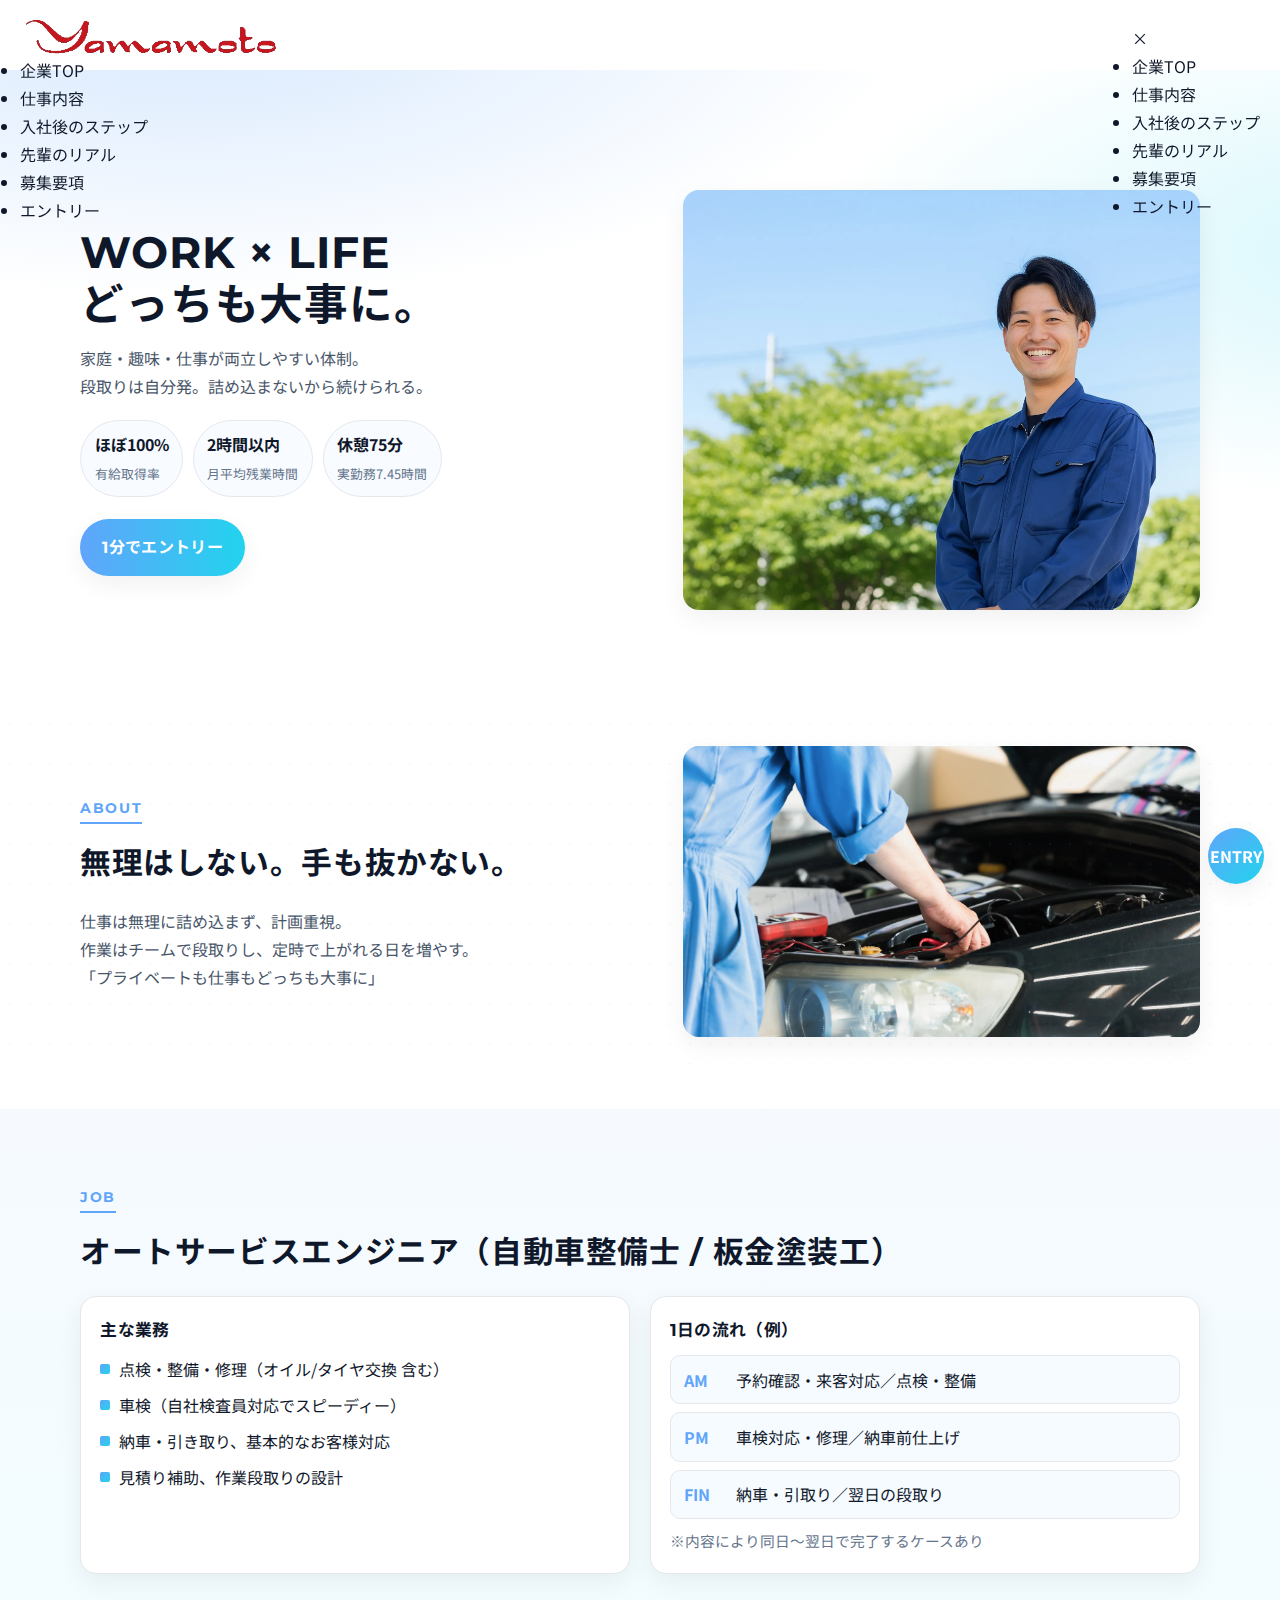
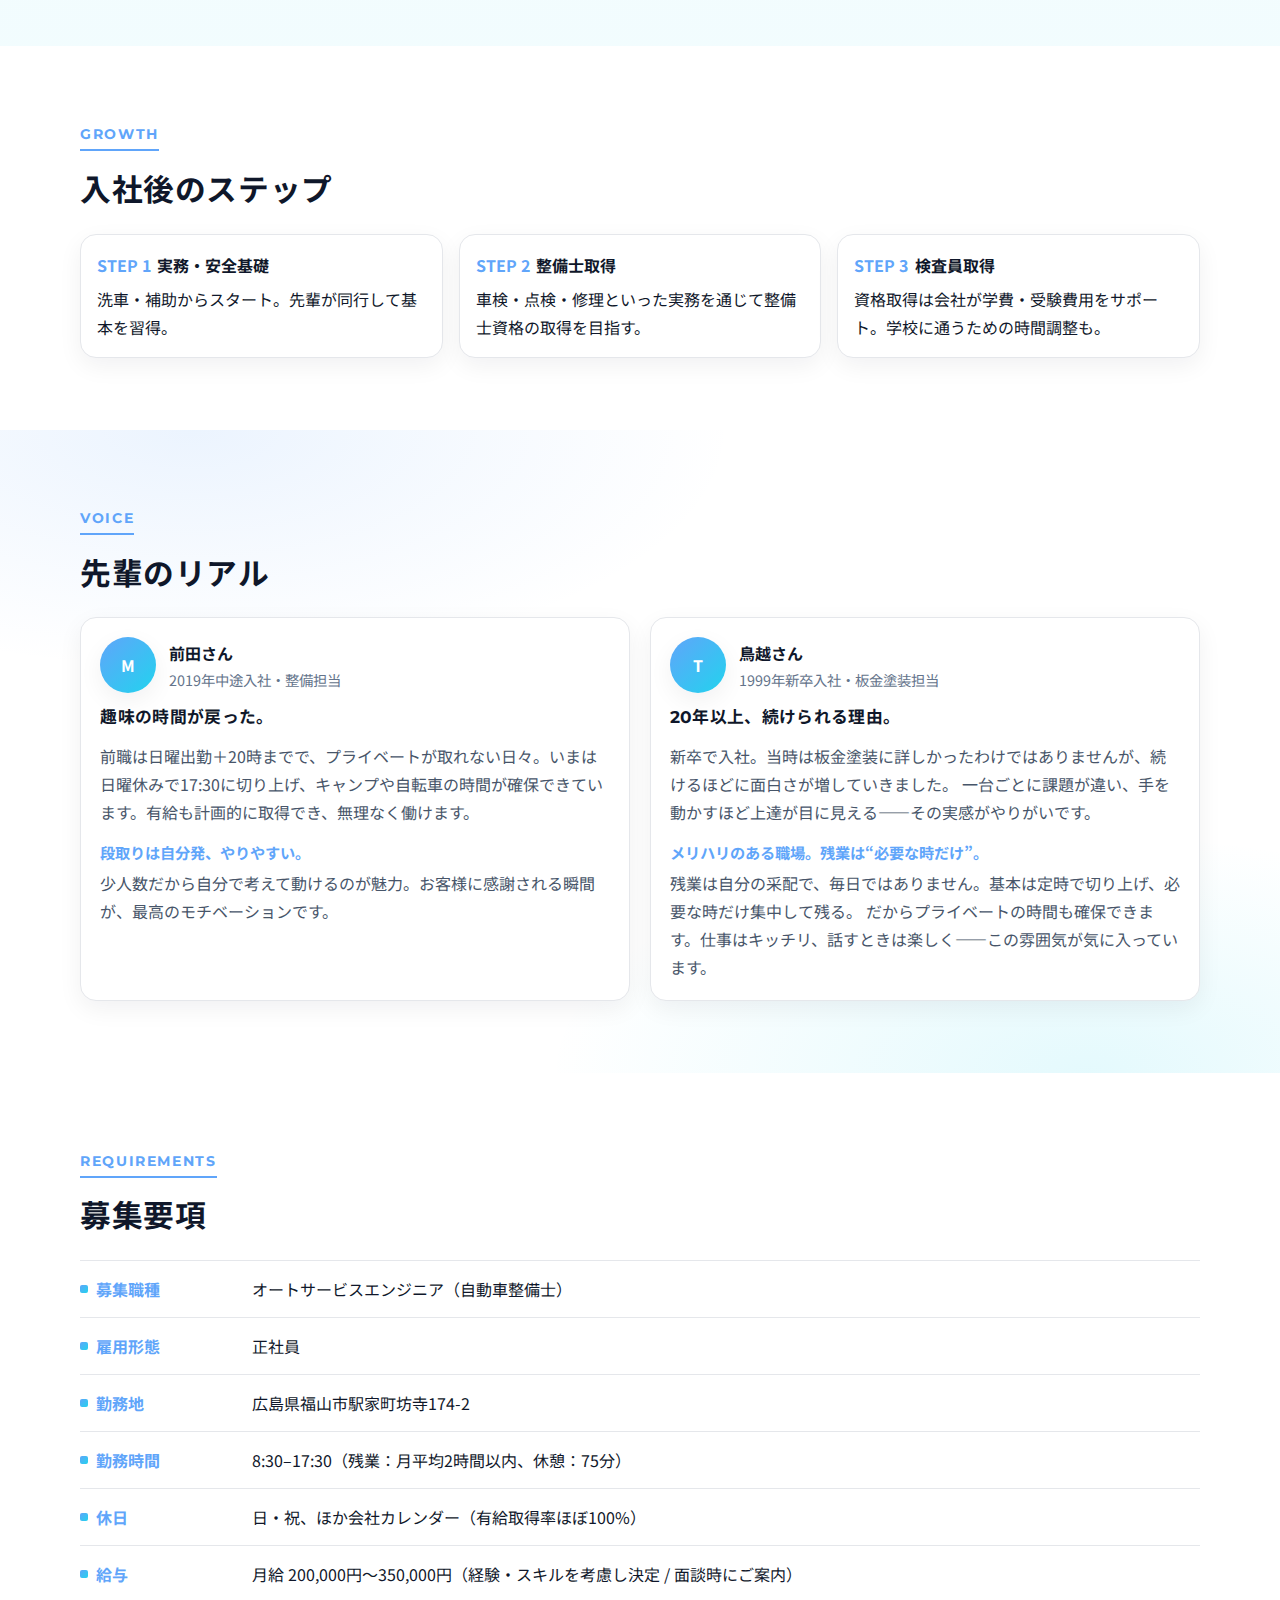
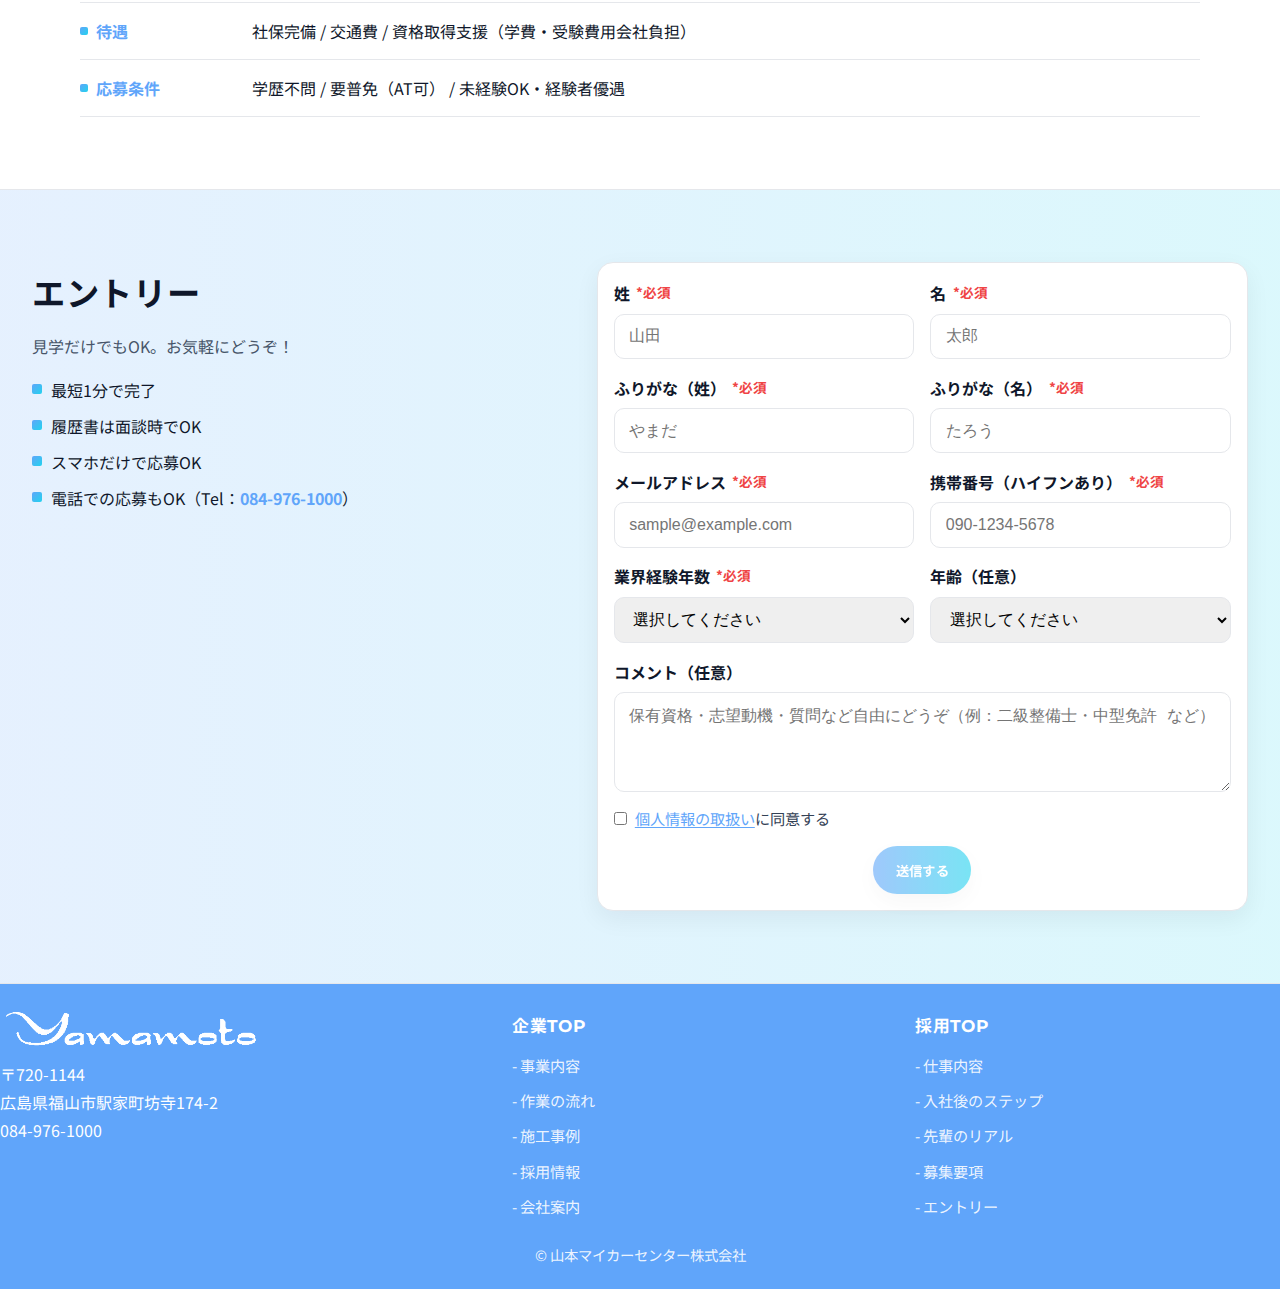
<file: recruit.html>
<!DOCTYPE html>
<html lang="ja">
<head>
  <meta charset="UTF-8" />
  <meta name="viewport" content="width=device-width, initial-scale=1" />
  <meta name="description" content="山本マイカーセンター株式会社（広島県福山市）の採用情報ページ。自動車整備士・板金塗装工を募集。未経験OK・経験者優遇、残業ほぼなし、有給取得率ほぼ100%、資格取得支援あり。プライベートを大切にできる職場です。">
  <title>整備士・板金塗装工の求人｜山本マイカーセンター株式会社（広島県福山市）</title>

  <script type="application/ld+json">
  {
    "@context": "https://schema.org",
    "@type": "JobPosting",
    "title": "オートサービスエンジニア（自動車整備士 / 板金塗装工）",
    "description": "点検・整備・修理、車検対応、納車・引取、見積り補助など。残業ほぼなし・有給取得率ほぼ100%・資格取得支援あり。未経験OK・経験者優遇。",
    "url": "https://mycarcenter.netlify.app/recruit",
    "hiringOrganization": {
      "@type": "Organization",
      "name": "山本マイカーセンター株式会社",
      "sameAs": "https://mycarcenter.netlify.app/",
      "logo": "https://mycarcenter.netlify.app/image/Logo.webp"
    },
    "employmentType": "FULL_TIME",
    "jobLocation": {
      "@type": "Place",
      "address": {
        "@type": "PostalAddress",
        "postalCode": "720-1144",
        "addressRegion": "広島県",
        "addressLocality": "福山市駅家町坊寺",
        "streetAddress": "174-2"
      }
    },
    "applicantLocationRequirements": {
      "@type": "Country",
      "name": "JP"
    },
    "workHours": "8:30–17:30（休憩75分）",
    "directApply": true,
    "baseSalary": {
      "@type": "MonetaryAmount",
      "currency": "JPY",
      "value": {
        "@type": "QuantitativeValue",
        "minValue": 200000,
        "maxValue": 350000,
        "unitText": "MONTH"
      }
    },
    "jobBenefits": "社会保険完備, 資格取得支援, 有給取得率ほぼ100%, 残業ほぼなし",
    "identifier": {
      "@type": "PropertyValue",
      "name": "山本マイカーセンター株式会社",
      "value": "auto-service-engineer-1"
    },
    "datePosted": "2025-08-20",
    "validThrough": "2025-12-31T23:59"
  }
  </script>

  <link rel="icon" href="image/favicon.svg" type="image/svg+xml">
  <link rel="icon" href="image/favicon.ico" sizes="any">

  <!-- Fonts -->
  <link href="https://fonts.googleapis.com/css2?family=Montserrat:wght@600;700&family=Noto+Sans+JP:wght@400;500;700&display=swap" rel="stylesheet" />
  <!-- Styles -->
  <link rel="stylesheet" href="styles.css" />
  <link rel="stylesheet" href="recruit.css" />
  <script defer src="script.js"></script>
</head>
<body>

<header class="site-header">
  <div class="header-inner">
    <a href="index.html#hero" class="logo logo--edge">
      <img src="image/Logo.webp" alt="山本マイカーセンターのロゴ" />
    </a>
    <nav class="nav-desktop nav-desktop--edge" aria-label="グローバルナビゲーション">
      <ul>
        <li><a href="index.html">企業TOP</a></li>
        <li><a href="recruit.html#job">仕事内容</a></li>
        <li><a href="recruit.html#growth">入社後のステップ</a></li>
        <li><a href="recruit.html#voice">先輩のリアル</a></li>
        <li><a href="recruit.html#requirements">募集要項</a></li>
        <li><a href="recruit.html#entry">エントリー</a></li>
      </ul>
    </nav>
    <div class="hamburger hamburger--edge" id="hamburger">
      <span></span><span></span><span></span>
    </div>
  </div>

  <!-- モバイルメニュー -->
  <nav class="nav-mobile" id="nav-mobile" aria-label="モバイルメニュー">
    <div class="close-menu" id="close-menu">&times;</div>
    <ul>
        <li><a href="index.html">企業TOP</a></li>
        <li><a href="recruit.html#job">仕事内容</a></li>
        <li><a href="recruit.html#growth">入社後のステップ</a></li>
        <li><a href="recruit.html#voice">先輩のリアル</a></li>
        <li><a href="recruit.html#requirements">募集要項</a></li>
        <li><a href="recruit.html#entry">エントリー</a></li>
    </ul>
  </nav>
</header>

<main>
  <!-- HERO -->
  <section class="rg-hero" id="top" aria-labelledby="hero-title">
    <div class="rg-container rg-hero__inner">
      <div class="rg-hero__copy">
        <h1 class="rg-hero__title" id="hero-title">
          WORK × LIFE<br>どっちも大事に。
        </h1>
        <p class="rg-hero__lead">
          家庭・趣味・仕事が両立しやすい体制。<br>段取りは自分発。詰め込まないから続けられる。
        </p>

        <ul class="rg-facts">
          <li class="rg-fact"><span>ほぼ100%</span><small>有給取得率</small></li>
          <li class="rg-fact"><span>2時間以内</span><small>月平均残業時間</small></li>
          <li class="rg-fact"><span>休憩75分</span><small>実勤務7.45時間</small></li>
        </ul>

        <a href="#entry" class="rg-btn rg-btn--grad">1分でエントリー</a>
      </div>

      <div class="rg-hero__ph">
        <img src="image/recruit_hero.webp" alt="採用ヒーロー写真">
      </div>
    </div>
  </section>

  <!-- ABOUT（仕事の考え方・雰囲気） -->
  <section class="rg-section rg-skin--dots" id="about">
    <div class="rg-container rg-grid-2">
      <div>
        <h2 class="rg-sec__eyebrow">ABOUT</h2>
        <h3 class="rg-sec__title">無理はしない。手も抜かない。</h3>
        <p class="rg-sec__text">
          仕事は無理に詰め込まず、計画重視。<br>
          作業はチームで段取りし、定時で上がれる日を増やす。<br>
          「プライベートも仕事もどっちも大事に」
        </p>
      </div>
      <div class="rg-ph rg-ph--16x9">
        <img src="image/recruit_1.webp" alt="作業風景の写真" class="rg-ph__img">
      </div>
    </div>
  </section>

  <!-- JOB（仕事内容） -->
  <section class="rg-section rg-skin--slab" id="job">
    <div class="rg-container">
      <h2 class="rg-sec__eyebrow">JOB</h2>
      <h3 class="rg-sec__title">オートサービスエンジニア（自動車整備士 / 板金塗装工）</h3>

      <div class="rg-cards rg-cards--2">
        <article class="rg-card">
          <h4 class="rg-card__title">主な業務</h4>
          <ul class="rg-list--ticks">
            <li>点検・整備・修理（オイル/タイヤ交換 含む）</li>
            <li>車検（自社検査員対応でスピーディー）</li>
            <li>納車・引き取り、基本的なお客様対応</li>
            <li>見積り補助、作業段取りの設計</li>
          </ul>
        </article>

        <article class="rg-card">
          <h4 class="rg-card__title">1日の流れ（例）</h4>
          <ol class="rg-flow">
            <li><span>AM</span> 予約確認・来客対応／点検・整備</li>
            <li><span>PM</span> 車検対応・修理／納車前仕上げ</li>
            <li><span>FIN</span> 納車・引取り／翌日の段取り</li>
          </ol>
          <p class="rg-note">※内容により同日〜翌日で完了するケースあり</p>
        </article>
      </div>
    </div>
  </section>

  <!-- GROWTH（成長・資格支援） -->
  <section class="rg-section" id="growth">
    <div class="rg-container">
      <h2 class="rg-sec__eyebrow">GROWTH</h2>
      <h3 class="rg-sec__title">入社後のステップ</h3>

      <div class="rg-steps">
        <div class="rg-step">
          <div class="rg-step__head"><span>STEP 1</span>実務・安全基礎</div>
          <p>洗車・補助からスタート。先輩が同行して基本を習得。</p>
        </div>
        <div class="rg-step">
          <div class="rg-step__head"><span>STEP 2</span>整備士取得</div>
          <p>車検・点検・修理といった実務を通じて整備士資格の取得を目指す。</p>
        </div>
        <div class="rg-step">
          <div class="rg-step__head"><span>STEP 3</span>検査員取得</div>
          <p>資格取得は会社が学費・受験費用をサポート。学校に通うための時間調整も。</p>
        </div>
      </div>
    </div>
  </section>

  <!-- VOICES（先輩のリアル） -->
  <section id="voices" class="rg-section rg-section--voices">
    <div class="rg-container">
      <h2 class="rg-sec__eyebrow">VOICE</h2>
      <h3 class="rg-sec__title">先輩のリアル</h3>

      <div class="rg-cards rg-cards--2 rg-voices">
        <!-- 前田さん -->
        <article class="rg-card rg-card--voice">
          <div class="rg-voice__head">
            <!-- 写真が無いので頭文字アバター（後で<img>に差し替え可） -->
            <div class="rg-avatar" aria-hidden="true">M</div>
            <div class="rg-voice__meta">
              <span class="rg-name">前田さん</span>
              <span class="rg-role">2019年中途入社・整備担当</span>
            </div>
          </div>
          <h4 class="rg-card__title">趣味の時間が戻った。</h4>
          <p class="rg-card__text">
            前職は日曜出勤＋20時までで、プライベートが取れない日々。いまは日曜休みで17:30に切り上げ、キャンプや自転車の時間が確保できています。有給も計画的に取得でき、無理なく働けます。
          </p>
          <h5 class="rg-voice__sub">段取りは自分発、やりやすい。</h5>
          <p class="rg-card__text">
            少人数だから自分で考えて動けるのが魅力。お客様に感謝される瞬間が、最高のモチベーションです。
          </p>
        </article>

        <!-- 鳥越さん -->
        <article class="rg-card rg-card--voice">
          <div class="rg-voice__head">
            <div class="rg-avatar" aria-hidden="true">T</div>
            <div class="rg-voice__meta">
              <span class="rg-name">鳥越さん</span>
              <span class="rg-role">1999年新卒入社・板金塗装担当</span>
            </div>
          </div>
          <h4 class="rg-card__title">20年以上、続けられる理由。</h4>
          <p class="rg-card__text">
            新卒で入社。当時は板金塗装に詳しかったわけではありませんが、続けるほどに面白さが増していきました。
            一台ごとに課題が違い、手を動かすほど上達が目に見える——その実感がやりがいです。
          </p>
          <h5 class="rg-voice__sub">メリハリのある職場。残業は“必要な時だけ”。</h5>
          <p class="rg-card__text">
            残業は自分の采配で、毎日ではありません。基本は定時で切り上げ、必要な時だけ集中して残る。
            だからプライベートの時間も確保できます。仕事はキッチリ、話すときは楽しく——この雰囲気が気に入っています。
          </p>
        </article>
      </div>
    </div>
  </section>

  <!-- REQUIREMENTS（募集要項） -->
  <section id="req" class="rg-section rg-section--req">
    <div class="rg-container">
      <h2 class="rg-sec__eyebrow">REQUIREMENTS</h2>
      <h3 class="rg-sec__title">募集要項</h3>

      <dl class="rg-spec">
        <div><dt>募集職種</dt><dd>オートサービスエンジニア（自動車整備士）</dd></div>
        <div><dt>雇用形態</dt><dd>正社員</dd></div>
        <div><dt>勤務地</dt><dd>広島県福山市駅家町坊寺174-2</dd></div>
        <div><dt>勤務時間</dt><dd>8:30–17:30（残業：月平均2時間以内、休憩：75分）</dd></div>
        <div><dt>休日</dt><dd>日・祝、ほか会社カレンダー（有給取得率ほぼ100%）</dd></div>
        <div><dt>給与</dt><dd>月給 200,000円〜350,000円（経験・スキルを考慮し決定 / 面談時にご案内）</dd></div>
        <div><dt>待遇</dt><dd>社保完備 / 交通費 / 資格取得支援（学費・受験費用会社負担）</dd></div>
        <div><dt>応募条件</dt><dd>学歴不問 / 要普免（AT可） / 未経験OK・経験者優遇</dd></div>
      </dl>
    </div>
  </section>

  <!-- ENTRY（明るいグラデーション） -->
  <section class="rg-entry" id="entry" aria-labelledby="entry-title">
    <div class="rg-container rg-entry__inner">
      <div class="rg-entry__copy">
        <h2 class="rg-entry__title" id="entry-title">エントリー</h2>
        <p class="rg-entry__lead">見学だけでもOK。お気軽にどうぞ！</p>
        <ul class="rg-list--ticks">
          <li>最短1分で完了</li>
          <li>履歴書は面談時でOK</li>
          <li>スマホだけで応募OK</li>
          <li>電話での応募もOK（Tel：<a href="tel:0849761000">084-976-1000</a>）</li>
        </ul>
      </div>
      <p id="entry-result" class="rg-form__note" role="alert" aria-live="polite" style="display:none"></p>

      <form class="rg-form rg-form--grid"
            action="https://script.google.com/macros/s/AKfycbxLb7veXPDvXX_3Zm68HRK8LjAeeyOzMX2nb2UtiGsNi1mmNjlnYw8ezbcl9S0AKi-F/exec"
            method="post"
            target="submitFrame">
        <div class="rg-form__grid">
          <!-- 必須 -->
          <label>
            <span class="label-title">姓 <span class="req-inline">*必須</span></span>
            <input type="text" name="last_name" placeholder="山田" required autocomplete="family-name">
          </label>
          <label>
            <span class="label-title">名 <span class="req-inline">*必須</span></span>
            <input type="text" name="first_name" placeholder="太郎" required autocomplete="given-name">
          </label>

          <label>
            <span class="label-title">ふりがな（姓） <span class="req-inline">*必須</span></span>
            <input type="text" name="kana_last" placeholder="やまだ" required autocomplete="off" pattern="^[ぁ-ゖー\s]+$" title="ひらがなで入力してください">
          </label>
          <label>
            <span class="label-title">ふりがな（名） <span class="req-inline">*必須</span></span>
            <input type="text" name="kana_first" placeholder="たろう" required autocomplete="off" pattern="^[ぁ-ゖー\s]+$" title="ひらがなで入力してください">
          </label>

          <label>
            <span class="label-title">メールアドレス <span class="req-inline">*必須</span></span>
            <input type="email" name="email" placeholder="sample@example.com" required autocomplete="email">
          </label>
          <label>
            <span class="label-title">携帯番号（ハイフンあり） <span class="req-inline">*必須</span></span>
            <input type="tel" name="phone" placeholder="090-1234-5678"
                  required inputmode="tel"
                  pattern="^(070|080|090)-\d{4}-\d{4}$"
                  title="例：090-1234-5678（ハイフンあり）">
          </label>

          <label>
            <span class="label-title">業界経験年数 <span class="req-inline">*必須</span></span>
            <select name="exp_years" required>
              <option value="" selected disabled>選択してください</option>
              <option>未経験</option>
              <option>1年未満</option>
              <option>1〜2年</option>
              <option>3〜5年</option>
              <option>6〜9年</option>
              <option>10年以上</option>
            </select>
          </label>
          <!-- 任意 -->
          <label>
            <span class="label-title">年齢（任意）</span>
            <select name="age" id="age-select">
              <option value="" selected>選択してください</option>
              <!-- JSで 15〜64 を自動追加 -->
            </select>
          </label>

          <!-- コメント：資格・免許の記入例もここで案内 -->
          <label class="span-2">
            <span class="label-title">コメント（任意）</span>
            <textarea name="msg" rows="4" placeholder="保有資格・志望動機・質問など自由にどうぞ（例：二級整備士・中型免許 など）"></textarea>
          </label>
          <input type="text" name="hp" tabindex="-1" autocomplete="off"
                style="position:absolute;left:-9999px" aria-hidden="true">

          <!-- 親ページのオリジン（JSで埋める） -->
          <input type="hidden" name="origin" id="origin-field" value="">
          <div class="span-2 actions">
            <label class="rg-consent">
              <input type="checkbox" id="consent" required>
              <span><a href="#" id="open-privacy" class="rg-link">個人情報の取扱い</a>に同意する</span>
              <span class="error" aria-live="polite">同意が必要です</span>
            </label>

            <button type="submit" class="rg-btn rg-btn--grad" id="submit-btn" disabled>送信する</button>
          </div>
        </div>
      </form>
      <iframe name="submitFrame" id="submitFrame" style="display:none;"></iframe>
    </div>
  </section>
</main>

<footer class="footer">
  <div class="container footer-grid">
    <div class="footer-col">
      <div class="footer-logo">
        <!-- CSS でフィルターをかけ、白く見せる -->
        <img src="image/Logo.webp" alt="山本マイカーセンターのロゴ" class="footer-logo-img" />
      </div>
      <p>
        〒720-1144<br />
        広島県福山市駅家町坊寺174-2
      </p>
      <p><a href="tel:0849761000">084-976-1000</a></p>
    </div>
    <div class="footer-col">
      <h4><a href="index.html">企業TOP</a></h4>
        <ul>
          <li><a href="index.html#service">- 事業内容</a></li>
          <li><a href="index.html#flow">- 作業の流れ</a></li>
          <li><a href="index.html#works">- 施工事例</a></li>
          <li><a href="recruit.html">- 採用情報</a></li>
          <li><a href="index.html#company">- 会社案内</a></li>
        </ul>
      </div>
      <div class="footer-col">
        <h4><a href="recruit.html">採用TOP</a></h4>
        <ul>
          <li><a href="recruit.html#job">- 仕事内容</a></li>
          <li><a href="recruit.html#growth">- 入社後のステップ</a></li>
          <li><a href="recruit.html#voice">- 先輩のリアル</a></li>
          <li><a href="recruit.html#requirements">- 募集要項</a></li>
          <li><a class="footer-cta" href="recruit.html#entry">- エントリー</a></li>
        </ul>
    </div>
  </div>
  <div class="footer-copy">
    &copy; <span id="year"></span> 山本マイカーセンター株式会社
  </div>
</footer>
<!-- 浮遊CTA（常に右下） -->
<a href="#entry" class="rg-fab">ENTRY</a>

<!-- ===== プライバシーポリシー（モーダル） ===== -->
<div id="privacy-modal" class="rg-modal" aria-hidden="true" role="dialog" aria-modal="true">
  <div class="rg-modal__card" role="document">
    <div class="rg-modal__head">
      <h2 class="rg-modal__title">個人情報の取扱い</h2>
      <button class="rg-modal__close" id="close-privacy" aria-label="閉じる">&times;</button>
    </div>
    <div class="rg-modal__body">
      <h3>1. 取得する情報</h3>
      <p>応募フォームでご提供いただく氏名・ふりがな・メールアドレス・電話番号・業界経験年数・年齢（任意）・コメント等。</p>

      <h3>2. 利用目的</h3>
      <ul>
        <li>採用選考および連絡（説明会・面接案内、結果通知、入社手続等）</li>
        <li>将来の採用可否の再検討、応募データの統計的把握</li>
        <li>上記目的達成のために必要な範囲での業務委託</li>
      </ul>

      <h3>3. 第三者提供</h3>
      <p>法令に基づく場合等を除き、本人の同意なく第三者に提供しません。利用目的の達成に必要な範囲で委託する場合は、適切な契約・監督の下で取り扱います。</p>

      <h3>4. 安全管理</h3>
      <p>漏洩・滅失・毀損の防止等のため、アクセス権限管理、通信の暗号化、保存先のアクセス制御等、必要かつ適切な安全管理措置を講じます。</p>

      <h3>5. 開示・訂正・利用停止等</h3>
      <p>ご本人からの請求に対して、法令に基づき合理的な範囲で対応します。具体的な手続は下記窓口へお問い合わせください。</p>

      <h3>6. 変更</h3>
      <p>本取扱いは、法令改正や運用変更等に応じて改定することがあります。改定後は本サイト上で告知します。</p>

      <h3>7. 事業者・お問い合わせ窓口</h3>
      <p>
        山本マイカーセンター株式会社<br>
        〒720-1144 広島県福山市駅家町坊寺174-2<br>
        Tel：084-976-1000
      </p>
      <p style="font-size:.9rem;color:#64748b">策定日：2025年8月20日</p>
    </div>
  </div>
</div>
</body>
</html>
</file>
<file: styles.css>
* {
    margin: 0;
    padding: 0;
    box-sizing: border-box;
}

body {
    font-family: Arial, sans-serif;
    color: white;
    background-color: #000;
    overflow-x: hidden;
}

header {
    position: fixed;
    top: 0;
    left: 0;
    width: 100%;
    display: flex;
    align-items: center;
    justify-content: space-between;
    padding: 20px;
    z-index: 10;
}

.logo img {
    max-height: 60px;
    width: 60%;
}

.hamburger {
    font-size: 24px;
    cursor: pointer;
    color: white;
}

.hero {
    position: relative;
    width: 100%;
    height: 100vh;
    display: flex;
    align-items: center;
    justify-content: center;
    overflow: hidden;
}

.video-background {
    width: 100%;
    height: 100%;
    object-fit: cover;
    position: absolute;
    top: 0;
    left: 0;
    z-index: -1;
}

nav#mobile_menu {
    display: none;
    position: fixed;
    top: 0;
    left: 0;
    width: 100%;
    height: 100%;
    background: rgba(0, 0, 0, 0.9);
    z-index: 20;
    flex-direction: column;
    align-items: center;
    justify-content: center;
    text-align: center;
}

nav#mobile_menu.show {
    display: flex;
    animation: fadeIn 0.5s;
}

nav#mobile_menu .close-menu {
    position: absolute;
    top: 20px;
    right: 20px;
    font-size: 36px;
    cursor: pointer;
    color: white;
}

nav#mobile_menu ul {
    list-style: none;
    padding: 0;
}

nav#mobile_menu ul li {
    margin: 20px 0;
}

nav#mobile_menu ul li a {
    text-decoration: none;
    color: white;
    font-size: 24px;
    transition: color 0.3s;
}

nav#mobile_menu ul li a:hover {
    color: red;
}

@keyframes fadeIn {
    from { opacity: 0; }
    to { opacity: 1; }
}

@media (max-width: 950px) {
    .hamburger {
        display: block;
    }
}
</file>
<file: recruit.css>
/* ========== Tokens ========= */
:root{
  /* Color */
  --ink:#0f172a;
  --paper:#ffffff;
  --sky:#60a5fa;
  --mint:#22d3ee;
  --line:#e5e7eb;
  --wash:#f8fbff;
  --muted:#334155;
  --lemon:#facc15;

  /* RGB (淡いグラデ用) */
  --sky-rgb:96,165,250;
  --mint-rgb:34,211,238;

  /* UI */
  --radius:16px;
  --shadow:0 8px 24px rgba(15,23,42,.06);
  --container:min(1120px, 92vw);
  --header-height:70px;
}

/* ========== Base ========== */
*{
  box-sizing:border-box
}
html,body{
  margin:0;
  padding:0
}
img{
  display:block;
  max-width:100%
}
a{
  text-decoration:none;
  color:inherit
}
body{
  font-family:'Noto Sans JP',system-ui,-apple-system,'Segoe UI',Roboto,sans-serif;
  color:var(--ink);
  background:var(--paper);
  line-height:1.75;
}
h1,h2,h3,h4,.rg-brand,.rg-btn{
  font-family:'Montserrat','Noto Sans JP',sans-serif;
  letter-spacing:.02em;
}
.rg-container{
  width:var(--container);
  margin-inline:auto
}

/* ========== Header ========== */
.rg-header{
  position:sticky;
  top:0;
  z-index:20;
  background:rgba(255,255,255,.8);
  backdrop-filter: blur(8px);
  border-bottom:1px solid var(--line);
}
.rg-header__inner{
  height:var(--header-height);
  display:flex;
  align-items:center;
  justify-content:space-between
}
.rg-brand{
  font-weight:700;
  letter-spacing:.08em
}
.rg-nav{
  display:flex;
  gap:1.2rem;
  align-items:center
}
.rg-nav a{
  color:var(--muted);
  font-weight:600
}
.rg-nav a:hover{
  color:var(--ink)
}
.rg-nav__entry{
  padding:.5rem .9rem;
  border-radius:999px;
  border:1px solid var(--sky);
  color:var(--sky);
}

/* ========== Hero ========== */
section {
  scroll-margin-top: var(--header-height);
}
.rg-hero{
  margin-top: var(--header-height);
  position:relative;
  overflow:hidden;
  background:
    radial-gradient(1200px 480px at 15% -10%, rgba(96,165,250,.25), transparent 60%),
    radial-gradient(1000px 420px at 110% 30%, rgba(34,211,238,.18), transparent 60%),
    #fff;
  padding: clamp(72px, 12vw, 120px) 0 64px;
}
.rg-hero__inner{
  display:grid;
  grid-template-columns: 1.05fr .95fr;
  gap:2rem;
  align-items:center
}

@media (max-width: 900px){
  .rg-hero__inner{
    grid-template-columns: 1fr;
  }
}
.rg-hero__title{
  font-size: clamp(1.9rem, 3.4vw, 3.2rem);
  line-height:1.2;
  margin:.2rem 0 .8rem
}
.rg-hero__lead{
  color:#475569;
  margin:0 0 1.2rem
}
.rg-facts{
  display:flex;
  gap:.6rem;
  flex-wrap:wrap;
  margin:0 0 1.4rem;
  padding:0;
  list-style:none
}
.rg-fact{
  background:var(--wash);
  border:1px solid var(--line);
  border-radius:999px;
  padding:.6rem .85rem
}
.rg-fact span{
  display:block;
  font-weight:700
}
.rg-fact small{
  font-size:.8rem;
  color:#64748b
}
.rg-btn{
  display:inline-block;
  font-weight:700;
  border-radius:999px;
  padding:.9rem 1.4rem;
  border:0;
  outline:0;
  transition: transform .2s ease, filter .2s ease;
}
button.rg-btn{
  -webkit-appearance:none;  /* iOS/Safariの既定枠も消す */
  appearance:none;
}
.rg-btn--grad{
  color:#fff;
  background:linear-gradient(90deg, var(--sky), var(--mint));
  box-shadow:var(--shadow)
}
.rg-btn--grad:hover{
  filter:brightness(1.05);
  transform:translateY(-1px)
}
.rg-btn:focus-visible{
  outline:3px solid rgba(96,165,250,.5);
  outline-offset:2px;
}
/* recruit.css */
.rg-hero__ph{
  height: clamp(220px, 40vw, 420px);
  border-radius: var(--radius);
  box-shadow: var(--shadow);
  overflow: hidden; /* 角丸内に収める */
}
.rg-hero__ph img{
  width: 100%; height: 100%;
  object-fit: cover;
  object-position: 50% 30%;
  display: block;
}

/* ========== Sections ========== */
.rg-section{
  padding:72px 0
}
.rg-sec__eyebrow{
  display:inline-block;
  font-weight:700;
  color:var(--sky);
  letter-spacing:.12em;
  font-size:.85rem;
  border-bottom:2px solid var(--sky);
  padding-bottom:2px;
  margin-bottom:.6rem
}
.rg-sec__title{
  font-size: clamp(1.4rem, 2.4vw, 2rem);
  margin:.2rem 0 1rem
}
.rg-sec__text{
  color:#475569
}
.rg-grid-2{
  display:grid;
  grid-template-columns: 1.05fr .95fr;
  gap:2rem;
  align-items:center
}
@media (max-width:900px){
  .rg-grid-2{
    grid-template-columns:1fr
  }
}
/* 画像を中でトリミング＆下寄せにする */
.rg-ph{
  background:#e5e7eb;           /* 画像読み込み前のプレースホルダー色 */
  border-radius:var(--radius);
  box-shadow:var(--shadow);
  overflow:hidden;               /* 角丸が画像にも効くように */
}
.rg-ph--16x9{ aspect-ratio:16/9; }

.rg-ph__img{
  width:100%;
  height:100%;
  display:block;
  object-fit:cover;
  object-position:50% 50%;
}

/* skins（“明るい変化”のための控えめ背景） */
.rg-skin--dots{
  position:relative
}
.rg-skin--dots::before{
  content:"";
  position:absolute;
  inset:0;
  background-image: radial-gradient(rgba(96,165,250,.14) 1px, transparent 1px);
  background-size:20px 20px;
  opacity:.5;
  pointer-events:none;
  mask-image: linear-gradient(to bottom, transparent 0%, black 10%, black 90%, transparent 100%);
}
.rg-skin--slab{
  position:relative;
  background: linear-gradient(180deg, rgba(96,165,250,.06), rgba(34,211,238,.06));
}

/* ========== Cards / lists ========== */
.rg-cards{
  display:grid;
  gap:1.2rem
}
.rg-cards--2{
  grid-template-columns: repeat(2, 1fr)
}
.rg-cards--3{
  grid-template-columns: repeat(3, 1fr)
}
@media (max-width:1000px){
  .rg-cards--3{
    grid-template-columns: repeat(2, 1fr)
  }
}
@media (max-width:680px){
  .rg-cards--2, .rg-cards--3{
    grid-template-columns: 1fr
  }
}
.rg-card{
  background:var(--paper);
  border:1px solid var(--line);
  border-radius:var(--radius);
  box-shadow:var(--shadow);
  padding:1.2rem;
}
.rg-card__title{
  font-size:1.05rem;
  font-weight:700;
  margin:0 0 .6rem
}
.rg-card__text{
  color:#475569
}

.rg-list--ticks{
  list-style:none;
  padding:0;
  margin:0;
  display:grid;
  gap:.5rem
}
.rg-list--ticks li{
  position:relative;
  padding-left:1.2rem
}
.rg-list--ticks li::before{
  content:"";
  position:absolute;
  left:0;
  top:.55rem;
  width:.6rem;
  height:.6rem;
  background:linear-gradient(135deg, var(--sky), var(--mint));
  border-radius:2px;
}

/* flow */
.rg-flow{
  list-style:none;
  margin:.2rem 0 0;
  padding:0;
  display:grid;
  gap:.5rem
}
.rg-flow li{
  background:#f6fbff;
  border:1px solid var(--line);
  border-radius:10px;
  padding:.6rem .8rem
}
.rg-flow span{
  display:inline-block;
  min-width:3rem;
  font-weight:700;
  color:var(--sky)
}
.rg-note{
  color:#64748b;
  font-size:.92rem;
  margin:.6rem 0 0
}

/* Steps */
.rg-steps{
  display:grid;
  gap:1rem;
  grid-template-columns: repeat(3, 1fr)
}
@media (max-width:900px){
  .rg-steps{
    grid-template-columns: 1fr
  }
}
.rg-step{
  background:#fff;
  border:1px solid var(--line);
  border-radius:var(--radius);
  box-shadow:var(--shadow);
  padding:1rem
}
.rg-step__head{
  font-weight:700;
  margin:0 0 .4rem
}
.rg-step__head span{
  color:var(--sky);
  font-weight:700;
  margin-right:.4rem
}

/* ========== Voices（先輩のリアル） ========== */
.rg-section--voices{
  background:
    radial-gradient(900px 400px at 15% 0%, rgba(96,165,250,.12), transparent 60%),
    radial-gradient(900px 400px at 85% 100%, rgba(34,211,238,.12), transparent 60%),
    #fff;
}

.rg-section--voices .rg-card--voice .rg-ph{
  margin-bottom: .8rem;
}

.rg-section--voices .rg-voices .rg-voice__head{
  display: flex;
  align-items: center;
  gap: .8rem;
  margin-bottom: .6rem;
}

.rg-section--voices .rg-avatar{
  width: 56px;
  height: 56px;
  border-radius: 50%;
  display: flex;
  align-items: center;
  justify-content: center;
  font-weight: 700;
  color: #fff;
  background: linear-gradient(135deg, var(--sky), var(--mint));
  box-shadow: var(--shadow);
  user-select: none;
}

.rg-section--voices .rg-illu{
  width: 72px;
  height: 72px;
  border-radius: 12px;
  background: #e5e7eb; /* 画像を使うなら background-image を指定 */
  box-shadow: var(--shadow);
}

.rg-section--voices .rg-voice__meta .rg-name{
  display: block;
  font-weight: 700;
}

.rg-section--voices .rg-voice__meta .rg-role{
  display: block;
  color: #64748b;
  font-size: .9rem;
}

.rg-section--voices .rg-voice__sub{
  font-size: .95rem;
  margin: .8rem 0 .2rem;
  color: var(--sky);
  font-weight: 700;
}


/* ========== Requirements（募集要項：ラインリスト） ========== */
.rg-section--req .rg-spec{
  display: block;
  border-top: 1px solid var(--line);
}

.rg-section--req .rg-spec > div{
  display: grid;
  grid-template-columns: 160px 1fr; /* 左=項目 / 右=内容 */
  gap: 12px;
  padding: 14px 0;
  border-bottom: 1px solid var(--line);
  background: transparent;
  border-radius: 0;
  box-shadow: none;
}

.rg-section--req .rg-spec dt{
  color: var(--sky);
  font-weight: 700;
  display: flex;
  align-items: center;
  gap: 8px;
}

.rg-section--req .rg-spec dt::before{
  content: "";
  width: 8px;
  height: 8px;
  border-radius: 2px;
  background: linear-gradient(135deg, var(--sky), var(--mint)); /* 小さな■ */
  flex: 0 0 8px;
}

.rg-section--req .rg-spec dd{
  margin: 0;
  color: var(--ink);
}

@media (hover:hover){
  .rg-section--req .rg-spec > div:hover{
    background: #f8fbff;       /* うっすら行ハイライト（PCのみ） */
  }
}

@media (max-width: 900px){
  .rg-section--req .rg-spec > div{
    grid-template-columns: 120px 1fr;
  }
}

@media (max-width: 560px){
  .rg-section--req .rg-spec > div{
    grid-template-columns: 1fr;
    padding: 12px 0;
  }
  .rg-section--req .rg-spec dt{
    margin-bottom: 2px;
  }
}

/* ========== Entry ========== */
.rg-entry{
  background: linear-gradient(90deg, rgba(96,165,250,.16), rgba(34,211,238,.16));
  border-block: 1px solid var(--line);
  padding: 72px 0;
}
/* Entryだけ横幅を少し広めに */
.rg-entry .rg-container{ width: min(1240px, 95vw); }

.rg-entry__inner{
  display: grid;
  grid-template-columns: .9fr 1.1fr; /* コピー : フォーム = 0.9 : 1.1 */
  gap: 2rem;
  align-items: start;
}
@media (max-width: 1019px){
  .rg-entry__inner{ grid-template-columns: 1fr; }
}

.rg-entry__title{ font-size: clamp(1.6rem, 2.6vw, 2.2rem); margin: .2rem 0 .5rem; }
.rg-entry__lead{ color: #475569; margin: 0 0 1rem; }

/* Entry内の電話リンク（青＋下線） */
.rg-entry .rg-list--ticks a[href^="tel:"]{
  color: var(--sky);
  text-underline-offset: 2px;
  font-weight: 700;
  transition: color .2s;
}
.rg-entry .rg-list--ticks a[href^="tel:"]:hover{ color: #2f6ee4; }
.rg-entry .rg-list--ticks a[href^="tel:"]:focus-visible{
  outline: 2px solid var(--sky);
  outline-offset: 2px;
  border-radius: 4px;
}

/* ========== エントリーフォーム ========== */
.rg-form{
  background: #fff;
  border: 1px solid var(--line);
  border-radius: var(--radius);
  box-shadow: var(--shadow);
  padding: 1rem;
}

/* 2カラムレイアウト */
.rg-form--grid .rg-form__grid{
  display: grid;
  grid-template-columns: repeat(2, minmax(0, 1fr));
  gap: .9rem 1rem;
}
@media (max-width: 720px){
  .rg-form--grid .rg-form__grid{ grid-template-columns: 1fr; }
}

/* ラベル/見出し */
.rg-form--grid label{ display: grid; gap: .4rem; }
.rg-form--grid .label-title{
  display: flex; align-items: center; gap: .4rem; font-weight: 700;
}
.req-inline{ color: #ef4444; font-weight: 700; font-size: .85rem; }

/* 入力UI（共通） */
.rg-form--grid input,
.rg-form--grid select,
.rg-form--grid textarea{
  border: 1px solid var(--line);
  border-radius: 10px;
  padding: .8rem .9rem;
  font-size: 1rem;
  width: 100%;
}
/* チェックボックスは共通スタイルを打消し */
.rg-form--grid input[type="checkbox"]{
  width: auto; padding: 0; border: 0; border-radius: 0; box-shadow: none;
  display: inline-block; vertical-align: middle; accent-color: var(--sky);
}

/* 横幅2カラム分を占有 */
.rg-form--grid .span-2{ grid-column: 1 / -1; }

/* actions（ボタン行） */
.rg-form--grid .actions{
  display: flex; align-items: center; justify-content: center;
  gap: 1rem; flex-wrap: wrap;
}
.rg-form--grid .actions .rg-form__note{
  flex: 1 1 100%; margin: 0; text-align: left;
}

/* 備考/注意書き */
.rg-form__note{ color: #64748b; font-size: .9rem; margin: .2rem 0 0; }

/* 送信ボタン（CTAと同デザイン） */
.rg-btn--solid{ background: var(--sky); color: #fff; }
.rg-btn--solid:hover,
.rg-btn--grad:hover{ filter: brightness(1.05); transform: translateY(-1px); }

/* ボタン無効時のヒント */
button[disabled]{ opacity: .6; cursor: not-allowed; }

/* 「label.rg-consent」は通常labelのgridを上書きして横並びに */
.rg-form--grid label.rg-consent{
  display: inline-flex; align-items: center; gap: .5rem; flex-wrap: wrap;
  font-size: .95rem; color: #334155; line-height: 1.6;
}
.rg-consent input[type="checkbox"]{ accent-color: var(--sky); }
.rg-consent .error{ display: none; color: #ef4444; font-size: .85rem; margin-left: .5rem; }
.rg-consent.invalid .error{ display: inline; }

/* actions内では1行を占有（折返しにも強い） */
.rg-form--grid .actions .rg-consent{ flex: 1 1 100%; margin: 0; }

/* テキストリンク（共通） */
.rg-link{
  color: var(--sky);
  text-decoration: underline;
  text-underline-offset: 2px;
}
.rg-link:focus-visible{ outline: 2px solid var(--sky); outline-offset: 2px; border-radius: 4px; }

/* ========== モーダル ========== */
.rg-modal{
  position: fixed; inset: 0;
  display: none; /* .show で表示 */ 
  align-items: center; justify-content: center;
  background: rgba(15,23,42,.5);
  z-index: 1000;
}
.rg-modal.show{ display: flex; }

.rg-modal__card{
  background: #fff; color: var(--ink);
  border-radius: 12px; box-shadow: var(--shadow);
  width: min(720px, 94vw); max-height: 84vh;
  overflow: auto; padding: 1.1rem 1.2rem;
}
.rg-modal__head{
  display: flex; align-items: center; justify-content: space-between;
  padding: .2rem 0 .6rem; border-bottom: 1px solid var(--line);
  position: sticky; top: 0; background: #fff;
}
.rg-modal__title{ margin: 0; font-weight: 700; font-size: 1.05rem; }
.rg-modal__close{
  border: 0; background: transparent;
  font-size: 1.6rem; line-height: 1; cursor: pointer;
  padding: .2rem .4rem; color: #475569;
}

/* モーダル本文とリストの体裁 */
.rg-modal__body{ padding: 1rem 0 0; font-size: .95rem; color: #334155; }
.rg-modal__body h3{ font-size: 1rem; margin: 1rem 0 .6rem; }
.rg-modal__body p, .rg-modal__body ul{ margin: .6rem 0; }
.rg-modal__body ul{ list-style: disc; margin: .4rem 0 .9rem 1.2rem; padding: 0; }
.rg-modal__body li{ margin: .25rem 0; line-height: 1.7; }

/* ========== Footer ========== */
.footer{
  background: var(--sky);
  color: var(--paper);
  border-top: none;
  padding: 28px 0 22px;
}
.footer a:hover {
  color: var(--lemon);
}

/* 3カラム：会社情報 / 企業TOP / 採用TOP */
.footer-grid{
  display: grid;
  grid-template-columns: 1.3fr 1fr 1fr;
  gap: 2rem 2.4rem;
  align-items: start;
}

/* 見出し */
.footer-col h4{
  font-size: 1.05rem;
  font-weight: 700;
  margin: 0 0 .6rem;
  color: var(--paper);
}

/* リンク一覧 */
.footer-col ul{
  list-style: none;
  margin: 0; padding: 0;
  display: grid; gap: .45rem;
}
.footer-col ul li a{
  color: rgba(255,255,255,.9);
  font-size: .95rem;
  text-decoration: none;
  transition: opacity .2s ease, color .2s ease;
}

/* 会社情報・電話リンク */
.footer-logo-img{
  height: 36px; width: auto;
  margin-bottom: .75rem;
  filter: brightness(0) invert(1);   /* ロゴを白で表示 */
}

/* コピーライト */
.footer-copy{
  text-align: center;
  margin-top: 1.4rem;
  font-size: .9rem;
  color: rgba(255,255,255,.9);
}

/* ===== Responsive ===== */
@media (max-width: 900px){
  .footer-grid{
    grid-template-columns: 1fr 1fr;   /* 会社情報 + メニュー2列 */
  }
  .footer-col:nth-child(2){ order: 2; } /* 企業TOP */
  .footer-col:nth-child(3){ order: 3; } /* 採用TOP */
}
@media (max-width: 560px){
  .footer-grid{
    grid-template-columns: 1fr;       /* さらに狭い時は1列 */
    gap: 1.2rem;
  }
  .footer-copy{ font-size: .85rem; }
}

/* ========== Floating CTA ========== */
.rg-fab{
  position:fixed;
  right:16px;
  bottom:16px;
  z-index:30;
  display:inline-flex;
  align-items:center;
  justify-content:center;
  width:56px;
  height:56px;
  border-radius:50%;
  background:linear-gradient(135deg, var(--sky), var(--mint));
  color:#fff;
  font-weight:700;
  box-shadow:var(--shadow);
}

/* Motion safe */
@media (prefers-reduced-motion: reduce){
  *{
    animation-duration:.01ms !important;
    animation-iteration-count:1 !important;
    transition-duration:.01ms !important}
}
</file>
